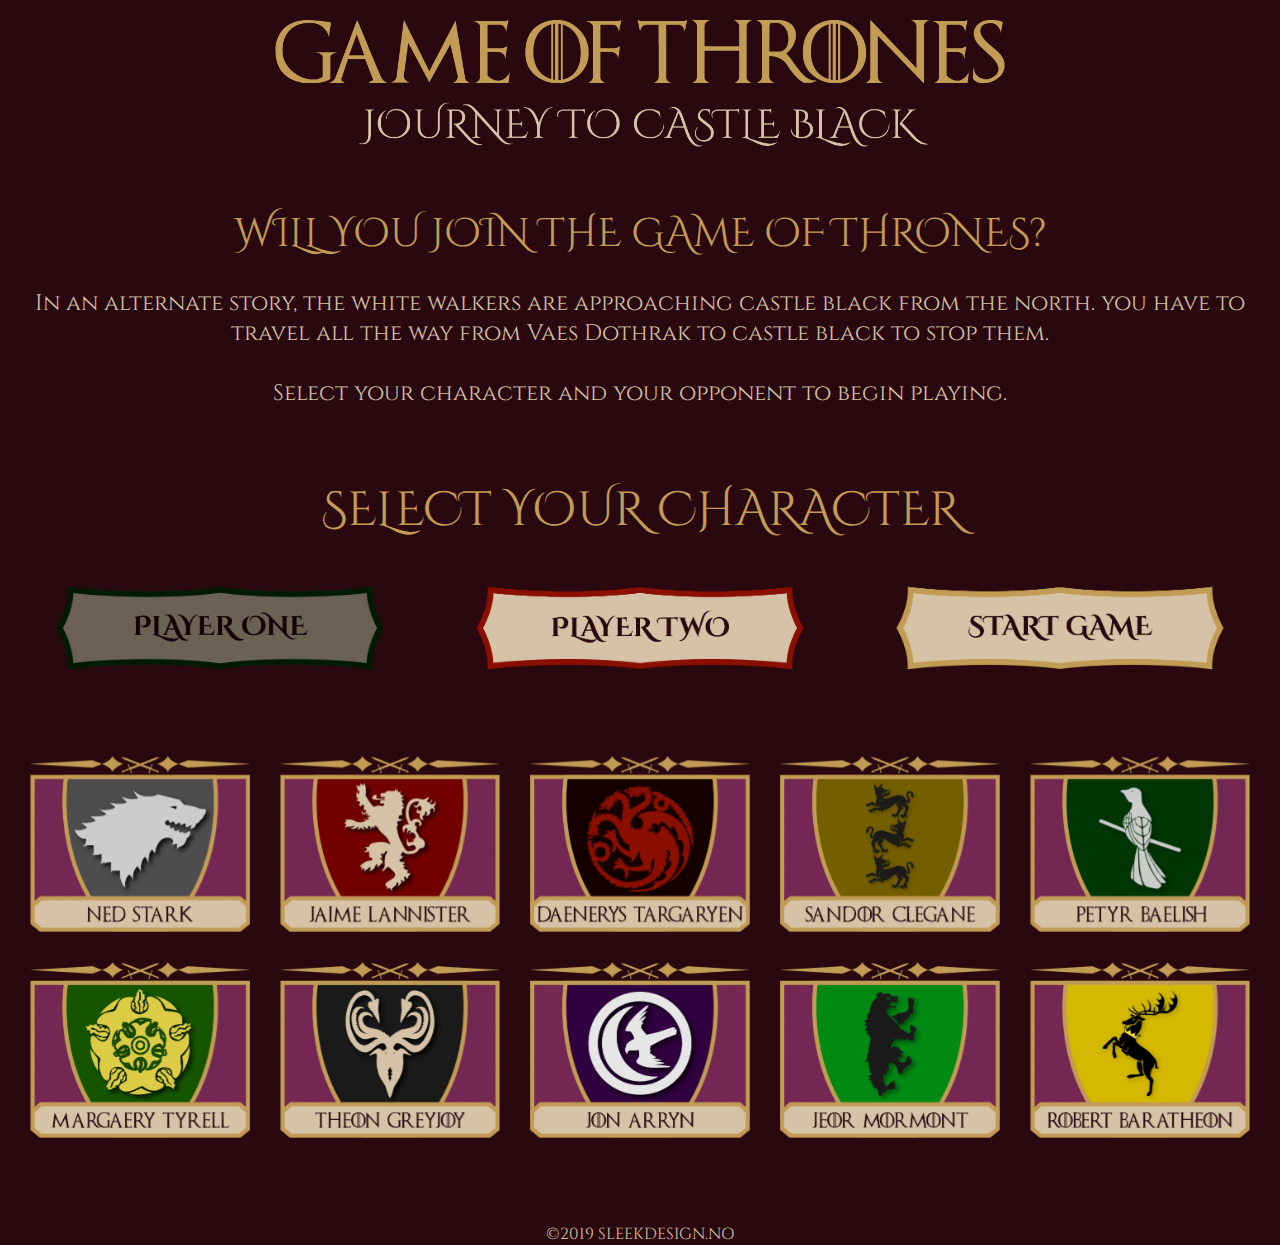
<file: website/index.html>
<!DOCTYPE html>
<html lang="en">
<head>
    <meta charset="utf-8">
    <meta http-equiv="X-UA-Compatible" content="IE=edge">
    <meta name="viewport" content="width=device-width, initial-scale=1, shrink-to-fit=no">
    <link rel="stylesheet" href="css/styles.css">
    <link href="https://fonts.googleapis.com/css?family=Cinzel|Cinzel+Decorative&display=swap" rel="stylesheet">
    <title>GoT Journey</title>
    <meta name="Description" content="Game Of Thrones: Journey To Castle Black - Home">
</head>
<body>

<section class="topContentBox">
    <div class="topLogo">
        <img src="img/logo.png" alt="Logo for Game of thrones: Journey to castle black" class="responsiveImage logoImage">
    </div>
</section>

<section class="mainContent">
    <div class="mainContentContainer">
        <h1 class="infoHeader">WILL YOU JOIN THE GAME OF THRONES?</h1>
        <p class="infoText">In an alternate story, the white walkers are approaching castle black from the north. you have to travel all the way from Vaes Dothrak to castle black to stop them.<br><br>
            Select your character and your opponent to begin playing.</p>

        <h1 class="selectHeader">SELECT YOUR CHARACTER</h1>
        <div class="buttonContainer">
            <div>
                <img src="img/btn_selectplayer_one.png" alt="Select player one button" class="responsiveImage buttonImage buttonSelected" id="player1button">
            </div>
            <div>
                <img src="img/btn_selectplayer_two.png" alt="Select player two button" class="responsiveImage buttonImage buttonUnselected" id="player2button">
            </div>
            <div>
                <img src="img/btn_startgame.png" alt="start game button" class="responsiveImage buttonImage buttonUnselected" id="startGameButton">
                <p id="startErrorPara"></p>
            </div>
        </div>

        <div class="characterContainer">
            <div id="char0" class="characterCard">
                <img src="img/playerselect_stark.png" alt="Player select for Ned Stark" class="responsiveImage playerSelectImg ">
            </div>
            <div id="char1" class="characterCard">
                <img src="img/playerselect_lannister.png" alt="Player select for Jaime Lannister" class="responsiveImage playerSelectImg">
            </div>
            <div id="char2" class="characterCard">
                <img src="img/playerselect_targaryen.png" alt="Player select for Daenerys Targaryen" class="responsiveImage playerSelectImg">
            </div>
            <div id="char3" class="characterCard">
                <img src="img/playerselect_clegane.png" alt="Player select for Sandor Clegane" class="responsiveImage playerSelectImg">
            </div>
            <div id="char4" class="characterCard">
                <img src="img/playerselect_baelish.png" alt="Player select for Petyr Baelish" class="responsiveImage playerSelectImg">
            </div>
            <div id="char5" class="characterCard">
                <img src="img/playerselect_tyrell.png" alt="Player select for Margaery Tyrell" class="responsiveImage playerSelectImg">
            </div>
            <div id="char6" class="characterCard">
                <img src="img/playerselect_greyjoy.png" alt="Player select for Theon Greyjoy" class="responsiveImage playerSelectImg">
            </div>
            <div id="char7" class="characterCard">
                <img src="img/playerselect_arryn.png" alt="Player select for Jon Arryn" class="responsiveImage playerSelectImg">
            </div>
            <div id="char8" class="characterCard">
                <img src="img/playerselect_mormont.png" alt="Player select for Jeor Mormont" class="responsiveImage playerSelectImg">
            </div>
            <div id="char9" class="characterCard">
                <img src="img/playerselect_baratheon.png" alt="Player select for Robert Baratheon" class="responsiveImage playerSelectImg">
            </div>
        </div>

        <footer>
            <p class="footerText">©2019 SLEEKDESIGN.NO</p>
        </footer>
    </div>
</section>
<script type="text/javascript" src="js/playerselect.js"></script>
</body>
</html>
</file>
<file: website/css/styles.css>
body {
    font-family: 'Cinzel', serif;
    color: #D6C3A7;
    background-color: #29090F;
    margin: 0px;
}
h1 {
    font-family: 'Cinzel Decorative', cursive;
    color: #C29C54;
    text-align: center;
    font-size: 2.5em;
    font-weight: 200;
}

/*Top content*/

.topContentBox {
    display: flex;
    justify-content: space-around;
    max-width: 1920px;
    margin: 0 auto;
}
.topLogo {
    max-width: 1260px;
    flex-direction: column;
    margin: 20px 10px 10px;
}

/*Main content*/
.mainContent {
    display: flex;
    justify-content: center;
}
.mainContentContainer {
    max-width: 1260px;
    flex-direction: column;
}
.infoHeader {
    margin-top: 50px;
}
.infoText {
    font-size: 1.4em;
    text-align: center;
}
.selectHeader {
    font-size: 3em;
    margin-top: 70px;
}
.buttonContainer {
    justify-content: space-around;
    display: flex;
    flex-wrap: wrap;
    margin-bottom: 50px;
    text-align: center;
}
.buttonSelected {
    filter: brightness(50%);
}
.responsiveImage {
    width: 100%;
    height: auto;
    display: block;
    margin: 10px;
}
.logoImage {
    max-width: 730px;
    margin: 0;
}
.buttonImage {
    max-width: 330px;
}
.buttonUnselected {
    -webkit-transform: translateZ(0);
    transform: translateZ(0);
    -webkit-backface-visibility: hidden;
    backface-visibility: hidden;
    -moz-osx-font-smoothing: grayscale;
    -webkit-transition-duration: 0.3s;
    transition-duration: 0.2s;
    -webkit-transition-property: transform;
    transition-property: transform;
}
.buttonUnselected:hover {
    -webkit-transform: scale(0.9);
    transform: scale(0.9);
    cursor: pointer;
}
#startErrorPara {
    font-size: 1.2em;
}
.playerSelectImg {
    max-width: 220px;
    -webkit-transform: translateZ(0);
    transform: translateZ(0);
    -webkit-backface-visibility: hidden;
    backface-visibility: hidden;
    -moz-osx-font-smoothing: grayscale;
    -webkit-transition-duration: 0.2s;
    transition-duration: 0.2s;
    -webkit-transition-property: transform;
    transition-property: transform;
    margin: 5px;
}
.playerSelectImg:hover {
    -webkit-transform: scale(0.9);
    transform: scale(0.9);
    cursor: pointer;
}
.characterCard {
    margin: 10px;
}
.player1selected {
    border-style: solid;
    border-width: 5px;
    border-color: #003505;
    margin: 5px;
    border-radius: 10px;
}
.player2selected {
    border-style: solid;
    border-width: 5px;
    border-color: #8A0F00;
    margin: 5px;
    border-radius: 10px;
}
.characterContainer {
    display: flex;
    justify-content: center;
    flex-wrap: wrap;
    margin-bottom: 70px;
    text-align: center;
}
.charInfo {
    margin: 5px;
    font-size: 1em;
}

.footerText {
    text-align: center;
    margin: 0;
}


/*Game screen*/
.gameBox {
    display: flex;
    justify-content: center;
}
.outsideImageWrap {
    width: 1920px !important;
    height: 900px !important;
}
.insideImageWrap {
    width: 100% !important;
    height: 100% !important;
    position: relative;
}
.mapImage {
    width: 100%;
    height: 100%;
    position: absolute;
    top: 0px;
    left: 0px;
    z-index:1 !important;
}
.winImageBox {
    width: 100%;
    height: 100%;
    position: absolute;
    top: 0px;
    left: 0px;
    z-index:1 !important;
    display: flex;
    justify-content: center;
    flex-wrap: wrap;
}
.canvasCont {
    width: 1920px;
    display: flex;
    justify-content: center;
    z-index:1 !important;
}
.winImage {
    width: 730px;
    height: 127px;
    margin-top: 20px;
}
#winImageToken {
    width: 300px;
    height: 378px;
    margin-top: 0px;
}
#winnerText {
    margin-top: 0px;
}
.playAgain {
    width: 324px;
    height: 83px;
    margin-top: -50px;
}
#gameCanvas {
    width: 100%;
    height: 100%;
    position: relative;
    top: 0px;
    left: 0px;
    z-index:20 !important;
}
#winCanvas {
    width: 100%;
    height: 100%;
    position: relative;
    top: 0px;
    left: 0px;
}

#playerAgainBtn {
    -webkit-transform: translateZ(0);
    transform: translateZ(0);
    -webkit-backface-visibility: hidden;
    backface-visibility: hidden;
    -moz-osx-font-smoothing: grayscale;
    -webkit-transition-duration: 0.3s;
    transition-duration: 0.2s;
    -webkit-transition-property: transform;
    transition-property: transform;
}
#playerAgainBtn:hover {
    -webkit-transform: scale(0.9);
    transform: scale(0.9);
    cursor: pointer;
}
.gameButtonCont {
    margin-top: 30px;
}
#nextPlayerPara {
    margin: 0;
    text-align: center;
    font-size: 1.3em;
}
.gameButtonImage {
    max-width: 250px;
    -webkit-transform: translateZ(0);
    transform: translateZ(0);
    -webkit-backface-visibility: hidden;
    backface-visibility: hidden;
    -moz-osx-font-smoothing: grayscale;
    -webkit-transition-duration: 0.3s;
    transition-duration: 0.2s;
    -webkit-transition-property: transform;
    transition-property: transform;
}
.gameButtonImage:hover {
    -webkit-transform: scale(0.9);
    transform: scale(0.9);
    cursor: pointer;
}
</file>
